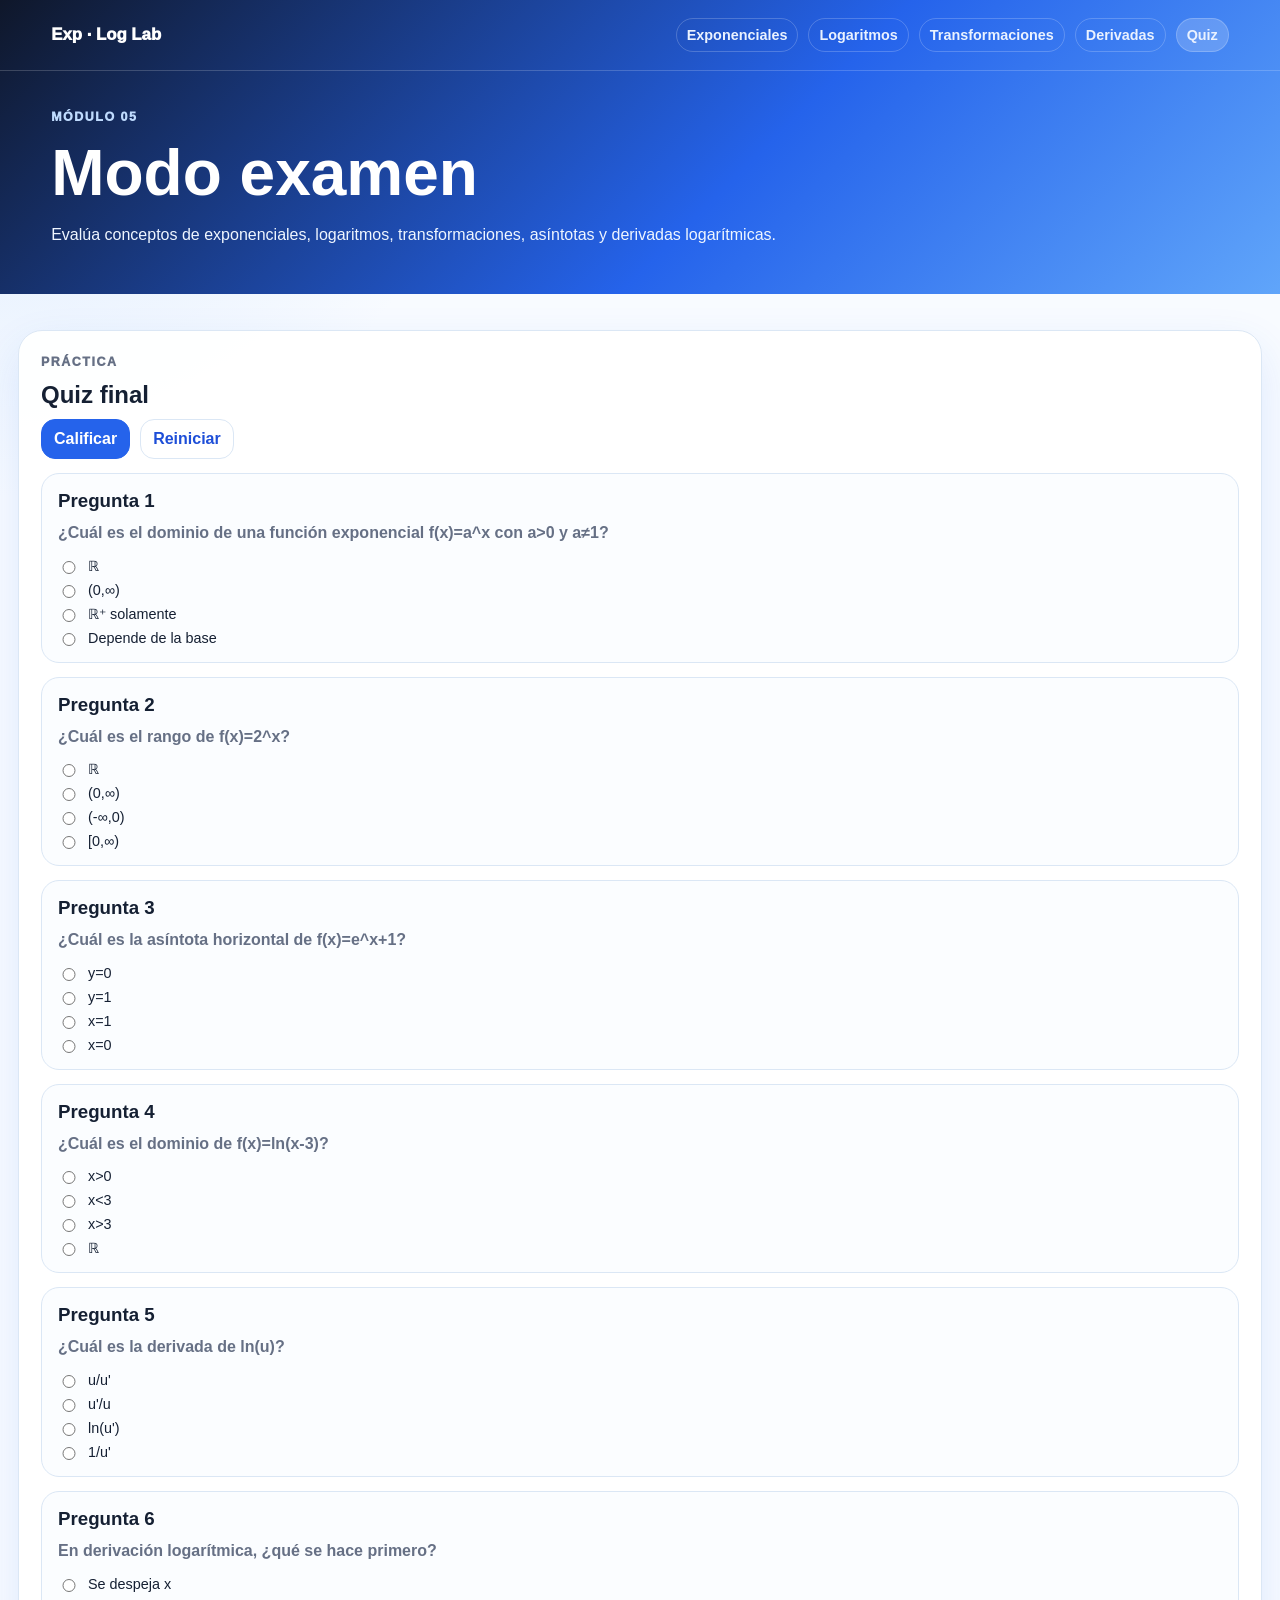
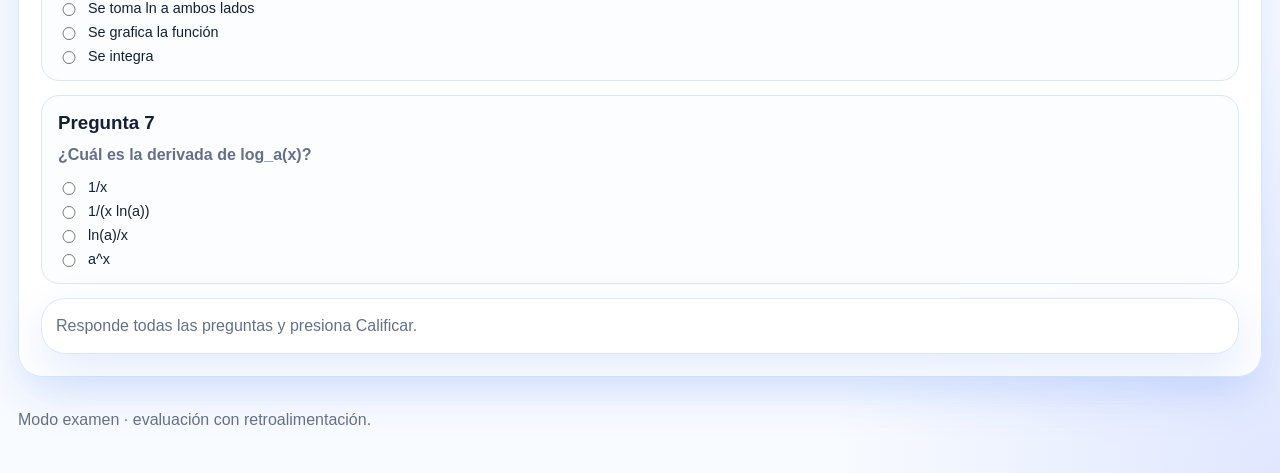
<file: pages/quiz.html>
<!DOCTYPE html>
<html lang="es">
<head>
  <meta charset="UTF-8" />
  <meta name="viewport" content="width=device-width, initial-scale=1.0" />
  <title>Quiz Exponenciales y Logaritmos</title>
  <link rel="stylesheet" href="../assets/css/styles.css" />
</head>
<body>
  <header class="hero">
    <nav class="top-nav">
      <a class="brand" href="../index.html">Exp · Log Lab</a>
      <div class="nav-links">
        <a href="exponenciales.html">Exponenciales</a>
        <a href="logaritmos.html">Logaritmos</a>
        <a href="transformaciones.html">Transformaciones</a>
        <a href="derivadas.html">Derivadas</a>
        <a class="active" href="quiz.html">Quiz</a>
      </div>
    </nav>
    <section class="hero-content">
      <p class="eyebrow">Módulo 05</p>
      <h1>Modo examen</h1>
      <p>Evalúa conceptos de exponenciales, logaritmos, transformaciones, asíntotas y derivadas logarítmicas.</p>
    </section>
  </header>

  <main class="container">
    <section class="panel">
      <div class="section-header">
        <div>
          <p class="section-label">Práctica</p>
          <h2>Quiz final</h2>
        </div>
        <div class="button-row">
          <button id="gradeBtn">Calificar</button>
          <button id="resetBtn" class="secondary">Reiniciar</button>
        </div>
      </div>

      <div id="quizArea"></div>
      <div id="resultBox" class="feedback"></div>
    </section>
  </main>

  <footer><p>Modo examen · evaluación con retroalimentación.</p></footer>

  <script src="../assets/js/shared.js"></script>
  <script src="../assets/js/quiz.js"></script>
</body>
</html>
</file>
<file: assets/css/styles.css>
:root {
  --bg: #f8fbff;
  --card: #ffffff;
  --ink: #152033;
  --muted: #667085;
  --line: #dbe7f5;
  --accent: #2563eb;
  --accent-dark: #1d4ed8;
  --accent-soft: #eff6ff;
  --purple: #7c3aed;
  --green: #15803d;
  --orange: #f97316;
  --red: #dc2626;
  --yellow-soft: #fef3c7;
  --green-soft: #dcfce7;
  --red-soft: #fee2e2;
  --shadow: rgba(37, 99, 235, 0.12);
}

* {
  box-sizing: border-box;
}

body {
  margin: 0;
  background:
    radial-gradient(circle at top left, #dbeafe 0, transparent 31rem),
    radial-gradient(circle at bottom right, #e0e7ff 0, transparent 28rem),
    var(--bg);
  color: var(--ink);
  font-family: "Segoe UI", Arial, sans-serif;
}

a {
  color: inherit;
}

.hero {
  color: #fff;
  background: linear-gradient(135deg, #0f172a, #2563eb 58%, #60a5fa);
}

.top-nav {
  display: flex;
  align-items: center;
  justify-content: space-between;
  gap: 18px;
  padding: 18px clamp(18px, 4vw, 60px);
  border-bottom: 1px solid rgba(255,255,255,0.18);
}

.brand {
  font-size: 1.05rem;
  font-weight: 1000;
  text-decoration: none;
}

.nav-links {
  display: flex;
  gap: 10px;
  flex-wrap: wrap;
}

.nav-links a {
  padding: 8px 10px;
  border: 1px solid rgba(255,255,255,0.20);
  border-radius: 999px;
  color: #eaf2ff;
  text-decoration: none;
  font-size: 0.9rem;
  font-weight: 800;
}

.nav-links a:hover,
.nav-links a.active {
  background: rgba(255,255,255,0.18);
}

.hero-content {
  padding: 36px clamp(18px, 4vw, 60px) 46px;
}

.hero-content h1 {
  margin: 0 0 12px;
  font-size: clamp(2.1rem, 5vw, 4rem);
}

.hero-content p {
  max-width: 1040px;
  margin: 0;
  color: #eff6ff;
  line-height: 1.65;
}

.eyebrow,
.section-label {
  margin: 0 0 8px !important;
  color: var(--muted);
  font-size: 0.78rem;
  font-weight: 1000;
  letter-spacing: 0.12em;
  text-transform: uppercase;
}

.hero .eyebrow {
  color: #bfdbfe;
}

.container {
  padding: 18px;
}

.grid {
  display: grid;
  gap: 18px;
}

.cards-grid {
  grid-template-columns: repeat(5, minmax(0, 1fr));
}

.module-card,
.panel,
.card,
.tool-card,
.feedback,
.step-detail,
.step-index {
  border: 1px solid var(--line);
  border-radius: 24px;
  background: rgba(255,255,255,0.96);
  box-shadow: 0 18px 45px var(--shadow);
}

.module-card {
  display: block;
  min-height: 220px;
  padding: 20px;
  text-decoration: none;
  transition: 0.18s ease;
}

.module-card:hover {
  transform: translateY(-3px);
  border-color: var(--accent);
}

.module-card span {
  display: inline-grid;
  place-items: center;
  width: 42px;
  height: 42px;
  margin-bottom: 14px;
  border-radius: 50%;
  background: var(--accent-soft);
  color: var(--accent-dark);
  font-weight: 1000;
}

.module-card h2,
.panel h2,
.card h2 {
  margin: 0 0 10px;
}

.module-card p,
.panel p,
.card p {
  color: var(--muted);
  line-height: 1.6;
}

.panel {
  margin-top: 18px;
  padding: 22px;
}

.two-col {
  display: grid;
  grid-template-columns: 1fr 1fr;
  gap: 18px;
}

.two-col article {
  padding: 18px;
  border: 1px solid var(--line);
  border-radius: 18px;
  background: #fbfdff;
}

.two-col h3 {
  margin-top: 0;
}

li {
  margin-bottom: 8px;
  line-height: 1.45;
}

.page-layout {
  display: grid;
  grid-template-columns: 390px minmax(0, 1fr);
  gap: 18px;
  padding: 18px;
  align-items: start;
}

.controls {
  padding: 20px;
}

.main-card {
  padding: 20px;
}

label {
  display: grid;
  gap: 7px;
  margin-bottom: 13px;
  color: var(--muted);
  font-size: 0.9rem;
  font-weight: 850;
}

input,
select,
textarea,
button {
  border: 1px solid var(--line);
  border-radius: 14px;
  padding: 10px 12px;
  font: inherit;
}

input,
select,
textarea {
  width: 100%;
  background: #fff;
}

textarea {
  min-height: 120px;
  resize: vertical;
  font-family: "Consolas", "Courier New", monospace;
}

button {
  border-color: var(--accent);
  background: var(--accent);
  color: #fff;
  cursor: pointer;
  font-weight: 900;
  transition: 0.15s ease;
}

button:hover {
  background: var(--accent-dark);
  transform: translateY(-1px);
}

button.secondary {
  border-color: var(--line);
  background: #fff;
  color: var(--accent-dark);
}

button.secondary:hover {
  background: var(--accent-soft);
}

button.compact {
  min-width: 130px;
  width: auto;
}

.button-grid {
  display: grid;
  gap: 10px;
  margin: 14px 0;
}

.button-row {
  display: flex;
  gap: 10px;
  flex-wrap: wrap;
}

.tool-card,
.inner-card {
  margin-top: 16px;
  padding: 16px;
  border: 1px solid var(--line);
  border-radius: 20px;
  background: #fbfdff;
}

.stat-grid,
.formula-grid,
.analysis-grid {
  display: grid;
  grid-template-columns: repeat(3, minmax(0, 1fr));
  gap: 12px;
  margin: 16px 0;
}

.formula-grid {
  grid-template-columns: 1fr 1fr;
}

.stat,
.math-box {
  padding: 14px;
  border: 1px solid var(--line);
  border-radius: 18px;
  background: #fff;
}

.stat span {
  display: block;
  color: var(--muted);
  font-size: 0.78rem;
  font-weight: 900;
}

.stat strong {
  display: block;
  margin-top: 5px;
}

.math-box {
  min-height: 82px;
  overflow-x: auto;
}

.canvas-card {
  overflow: auto;
  padding: 16px;
  border: 1px solid var(--line);
  border-radius: 22px;
  background: #fff;
}

canvas {
  display: block;
  width: 980px;
  max-width: none;
  height: 620px;
}

.table-wrapper {
  max-height: 360px;
  overflow: auto;
  border: 1px solid var(--line);
  border-radius: 18px;
  background: #fff;
}

table {
  width: 100%;
  border-collapse: collapse;
}

th,
td {
  padding: 10px 12px;
  border-bottom: 1px solid var(--line);
  text-align: center;
}

th {
  position: sticky;
  top: 0;
  background: #f8fbff;
  color: var(--muted);
}

.feedback {
  min-height: 48px;
  margin-top: 14px;
  padding: 14px;
  color: var(--muted);
  line-height: 1.6;
}

.feedback.success {
  background: var(--green-soft);
  color: #14532d;
  border-color: #86efac;
}

.feedback.warning {
  background: var(--yellow-soft);
  color: #78350f;
  border-color: #fde68a;
}

.feedback.error {
  background: var(--red-soft);
  color: #7f1d1d;
  border-color: #fecaca;
}

.solver-layout {
  display: grid;
  grid-template-columns: 310px minmax(0, 1fr);
  gap: 14px;
}

.step-index {
  max-height: 440px;
  overflow: auto;
  padding: 10px;
}

.step-tab {
  width: 100%;
  margin: 0 0 8px;
  border-color: var(--line);
  background: #fff;
  color: var(--ink);
  text-align: left;
}

.step-tab.active {
  border-color: var(--accent);
  background: var(--accent);
  color: #fff;
}

.step-tab small {
  display: block;
  margin-top: 4px;
  opacity: 0.82;
}

.step-detail {
  min-height: 280px;
  padding: 18px;
}

.step-detail h3 {
  margin: 0 0 10px;
}

.step-detail p {
  color: var(--muted);
  line-height: 1.6;
}

.step-detail .formula-line {
  margin: 12px 0;
  padding: 12px;
  overflow-x: auto;
  border: 1px solid var(--line);
  border-radius: 14px;
  background: #fbfdff;
}

.quiz-question {
  padding: 16px;
  margin: 14px 0;
  border: 1px solid var(--line);
  border-radius: 18px;
  background: #fbfdff;
}

.quiz-question h3 {
  margin: 0 0 8px;
}

.quiz-question p {
  margin: 0 0 12px;
  font-weight: 900;
}

.quiz-options {
  display: grid;
  gap: 8px;
}

.quiz-options label {
  display: grid;
  grid-template-columns: 22px minmax(0, 1fr);
  gap: 8px;
  margin: 0;
  color: var(--ink);
  font-weight: 500;
}

.quiz-options input[type="radio"] {
  width: auto;
  margin: 3px 0 0;
  padding: 0;
  accent-color: var(--accent);
}

footer {
  padding: 0 18px 28px;
  color: var(--muted);
}

@media (max-width: 1200px) {
  .cards-grid {
    grid-template-columns: repeat(2, minmax(0, 1fr));
  }

  .page-layout {
    grid-template-columns: 1fr;
  }

  .solver-layout,
  .formula-grid {
    grid-template-columns: 1fr;
  }
}

@media (max-width: 720px) {
  .top-nav {
    align-items: start;
    flex-direction: column;
  }

  .cards-grid,
  .two-col,
  .stat-grid,
  .analysis-grid {
    grid-template-columns: 1fr;
  }

  .button-row {
    flex-direction: column;
  }

  button.compact {
    width: 100%;
  }
}
</file>
